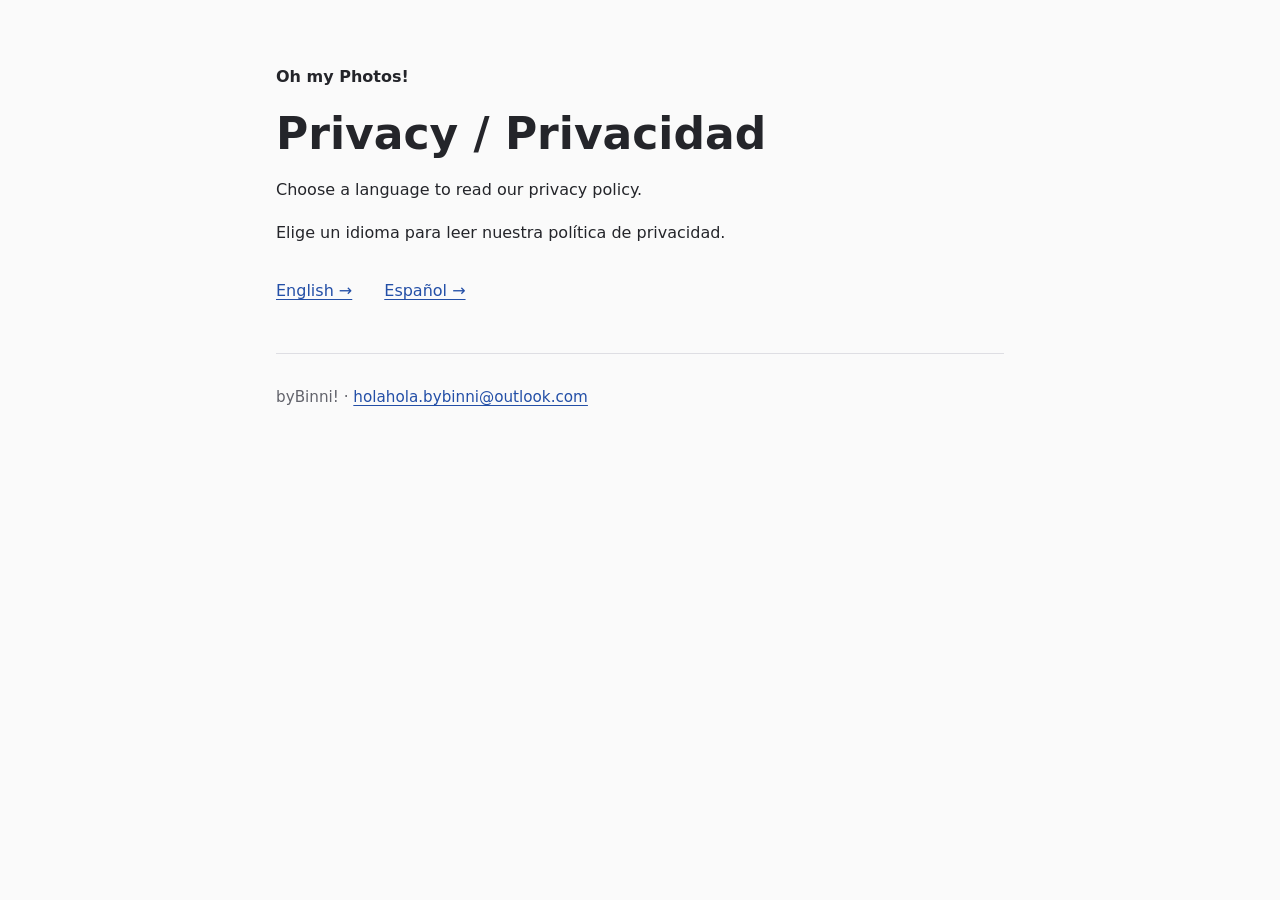
<file: index.html>
<!doctype html>
<html lang="en">
<head>
  <meta charset="utf-8">
  <meta name="viewport" content="width=device-width, initial-scale=1">
  <meta name="description" content="Privacy policy for Oh my Photos! Read in English or Spanish.">
  <title>Privacy / Privacidad · Oh my Photos!</title>
  <link rel="stylesheet" href="styles.css">
  <link rel="alternate" hreflang="en" href="en/">
  <link rel="alternate" hreflang="es" href="es/">
</head>
<body>
  <main>
    <header>
      <p class="app-name">Oh my Photos!</p>
      <h1>Privacy / <span lang="es">Privacidad</span></h1>
      <p>Choose a language to read our privacy policy.</p>
      <p lang="es">Elige un idioma para leer nuestra política de privacidad.</p>
    </header>
    <nav class="languages" aria-label="Language / Idioma">
      <a href="en/" lang="en" hreflang="en">English →</a>
      <a href="es/" lang="es" hreflang="es">Español →</a>
    </nav>
    <footer>
      <p>byBinni! · <a href="mailto:holahola.bybinni@outlook.com">holahola.bybinni@outlook.com</a></p>
    </footer>
  </main>
</body>
</html>
</file>
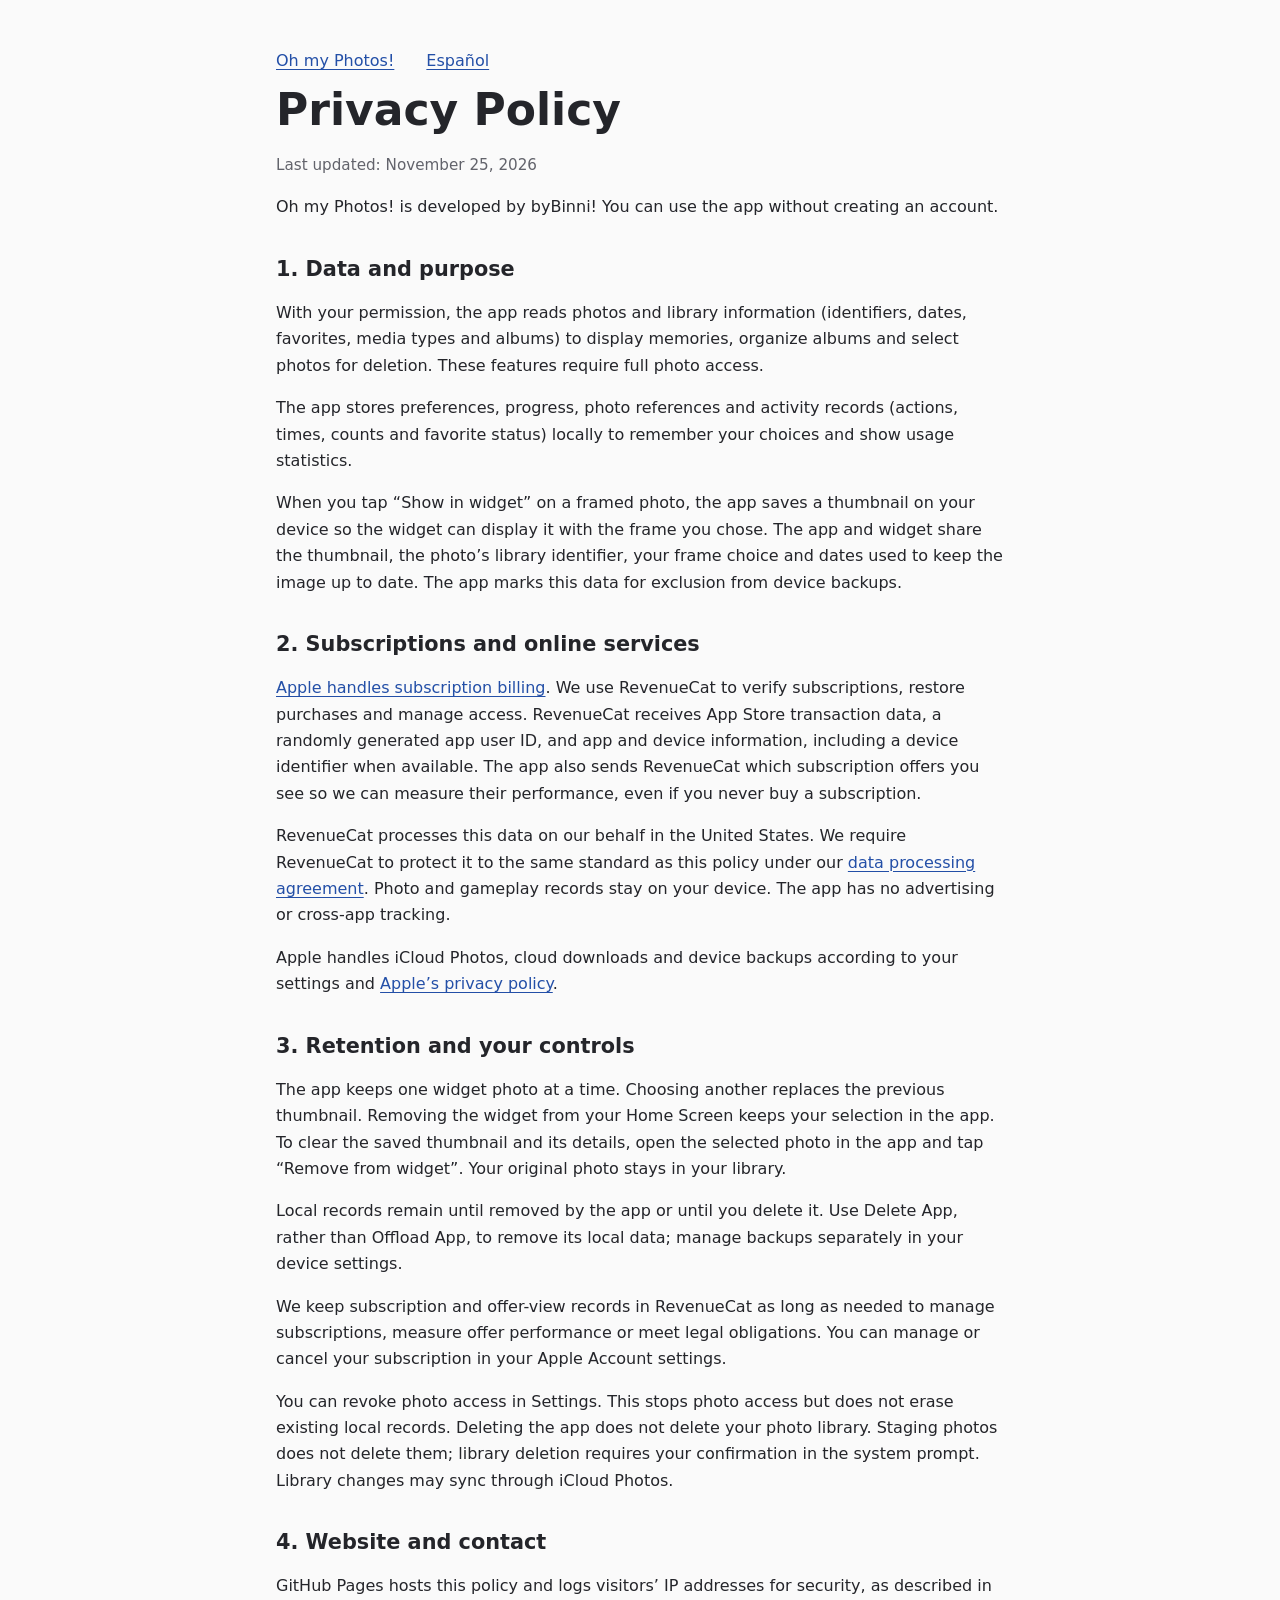
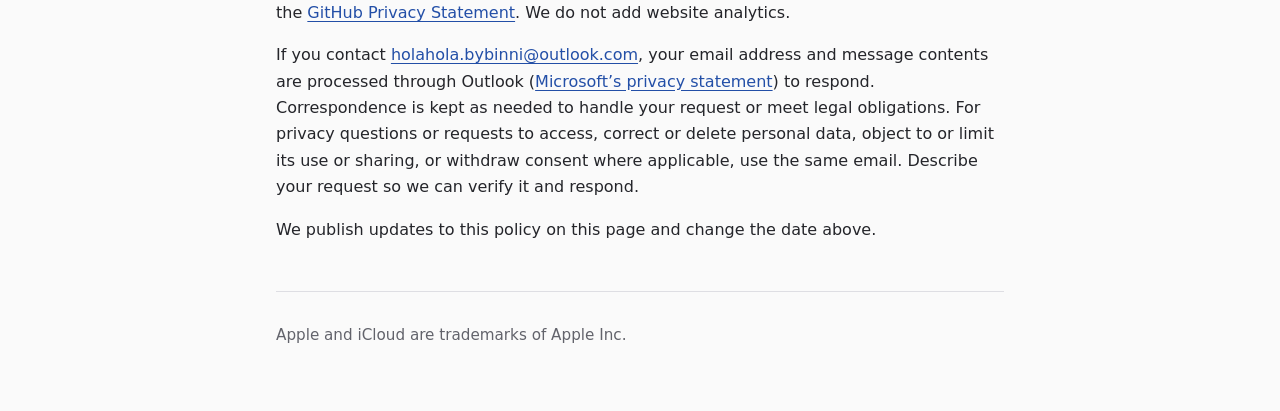
<file: en/index.html>
<!doctype html>
<html lang="en">
<head>
  <meta charset="utf-8">
  <meta name="viewport" content="width=device-width, initial-scale=1">
  <meta name="description" content="Privacy policy for Oh my Photos!: photo access, local data, subscriptions, retention and deletion.">
  <title>Privacy Policy · Oh my Photos!</title>
  <link rel="stylesheet" href="../styles.css">
  <link rel="alternate" hreflang="es" href="../es/">
</head>
<body>
  <main>
    <header>
      <nav class="languages" aria-label="Language">
        <a href="../">Oh my Photos!</a>
        <a href="../es/" lang="es" hreflang="es">Español</a>
      </nav>
      <h1>Privacy Policy</h1>
      <p class="meta">Last updated: <time datetime="2026-11-25">November 25, 2026</time></p>
      <p>Oh my Photos! is developed by byBinni! You can use the app without creating an account.</p>
    </header>

    <section>
      <h2>1. Data and purpose</h2>
      <p>With your permission, the app reads photos and library information (identifiers, dates, favorites, media types and albums) to display memories, organize albums and select photos for deletion. These features require full photo access.</p>
      <p>The app stores preferences, progress, photo references and activity records (actions, times, counts and favorite status) locally to remember your choices and show usage statistics.</p>
      <p>When you tap “Show in widget” on a framed photo, the app saves a thumbnail on your device so the widget can display it with the frame you chose. The app and widget share the thumbnail, the photo’s library identifier, your frame choice and dates used to keep the image up to date. The app marks this data for exclusion from device backups.</p>
    </section>

    <section>
      <h2>2. Subscriptions and online services</h2>
      <p><a href="https://www.apple.com/legal/privacy/data/en/app-store/">Apple handles subscription billing</a>. We use RevenueCat to verify subscriptions, restore purchases and manage access. RevenueCat receives App Store transaction data, a randomly generated app user ID, and app and device information, including a device identifier when available. The app also sends RevenueCat which subscription offers you see so we can measure their performance, even if you never buy a subscription.</p>
      <p>RevenueCat processes this data on our behalf in the United States. We require RevenueCat to protect it to the same standard as this policy under our <a href="https://www.revenuecat.com/dpa">data processing agreement</a>. Photo and gameplay records stay on your device. The app has no advertising or cross-app tracking.</p>
      <p>Apple handles iCloud Photos, cloud downloads and device backups according to your settings and <a href="https://www.apple.com/legal/privacy/">Apple’s privacy policy</a>.</p>
    </section>

    <section>
      <h2>3. Retention and your controls</h2>
      <p>The app keeps one widget photo at a time. Choosing another replaces the previous thumbnail. Removing the widget from your Home Screen keeps your selection in the app. To clear the saved thumbnail and its details, open the selected photo in the app and tap “Remove from widget”. Your original photo stays in your library.</p>
      <p>Local records remain until removed by the app or until you delete it. Use Delete App, rather than Offload App, to remove its local data; manage backups separately in your device settings.</p>
      <p>We keep subscription and offer-view records in RevenueCat as long as needed to manage subscriptions, measure offer performance or meet legal obligations. You can manage or cancel your subscription in your Apple Account settings.</p>
      <p>You can revoke photo access in Settings. This stops photo access but does not erase existing local records. Deleting the app does not delete your photo library. Staging photos does not delete them; library deletion requires your confirmation in the system prompt. Library changes may sync through iCloud Photos.</p>
    </section>

    <section>
      <h2>4. Website and contact</h2>
      <p>GitHub Pages hosts this policy and logs visitors’ IP addresses for security, as described in the <a href="https://docs.github.com/en/site-policy/privacy-policies/github-general-privacy-statement">GitHub Privacy Statement</a>. We do not add website analytics.</p>
      <p>If you contact <a href="mailto:holahola.bybinni@outlook.com">holahola.bybinni@outlook.com</a>, your email address and message contents are processed through Outlook (<a href="https://www.microsoft.com/en-us/privacy/privacystatement">Microsoft’s privacy statement</a>) to respond. Correspondence is kept as needed to handle your request or meet legal obligations. For privacy questions or requests to access, correct or delete personal data, object to or limit its use or sharing, or withdraw consent where applicable, use the same email. Describe your request so we can verify it and respond.</p>
      <p>We publish updates to this policy on this page and change the date above.</p>
    </section>

    <footer>
      <p>Apple and iCloud are trademarks of Apple Inc.</p>
    </footer>
  </main>
</body>
</html>
</file>
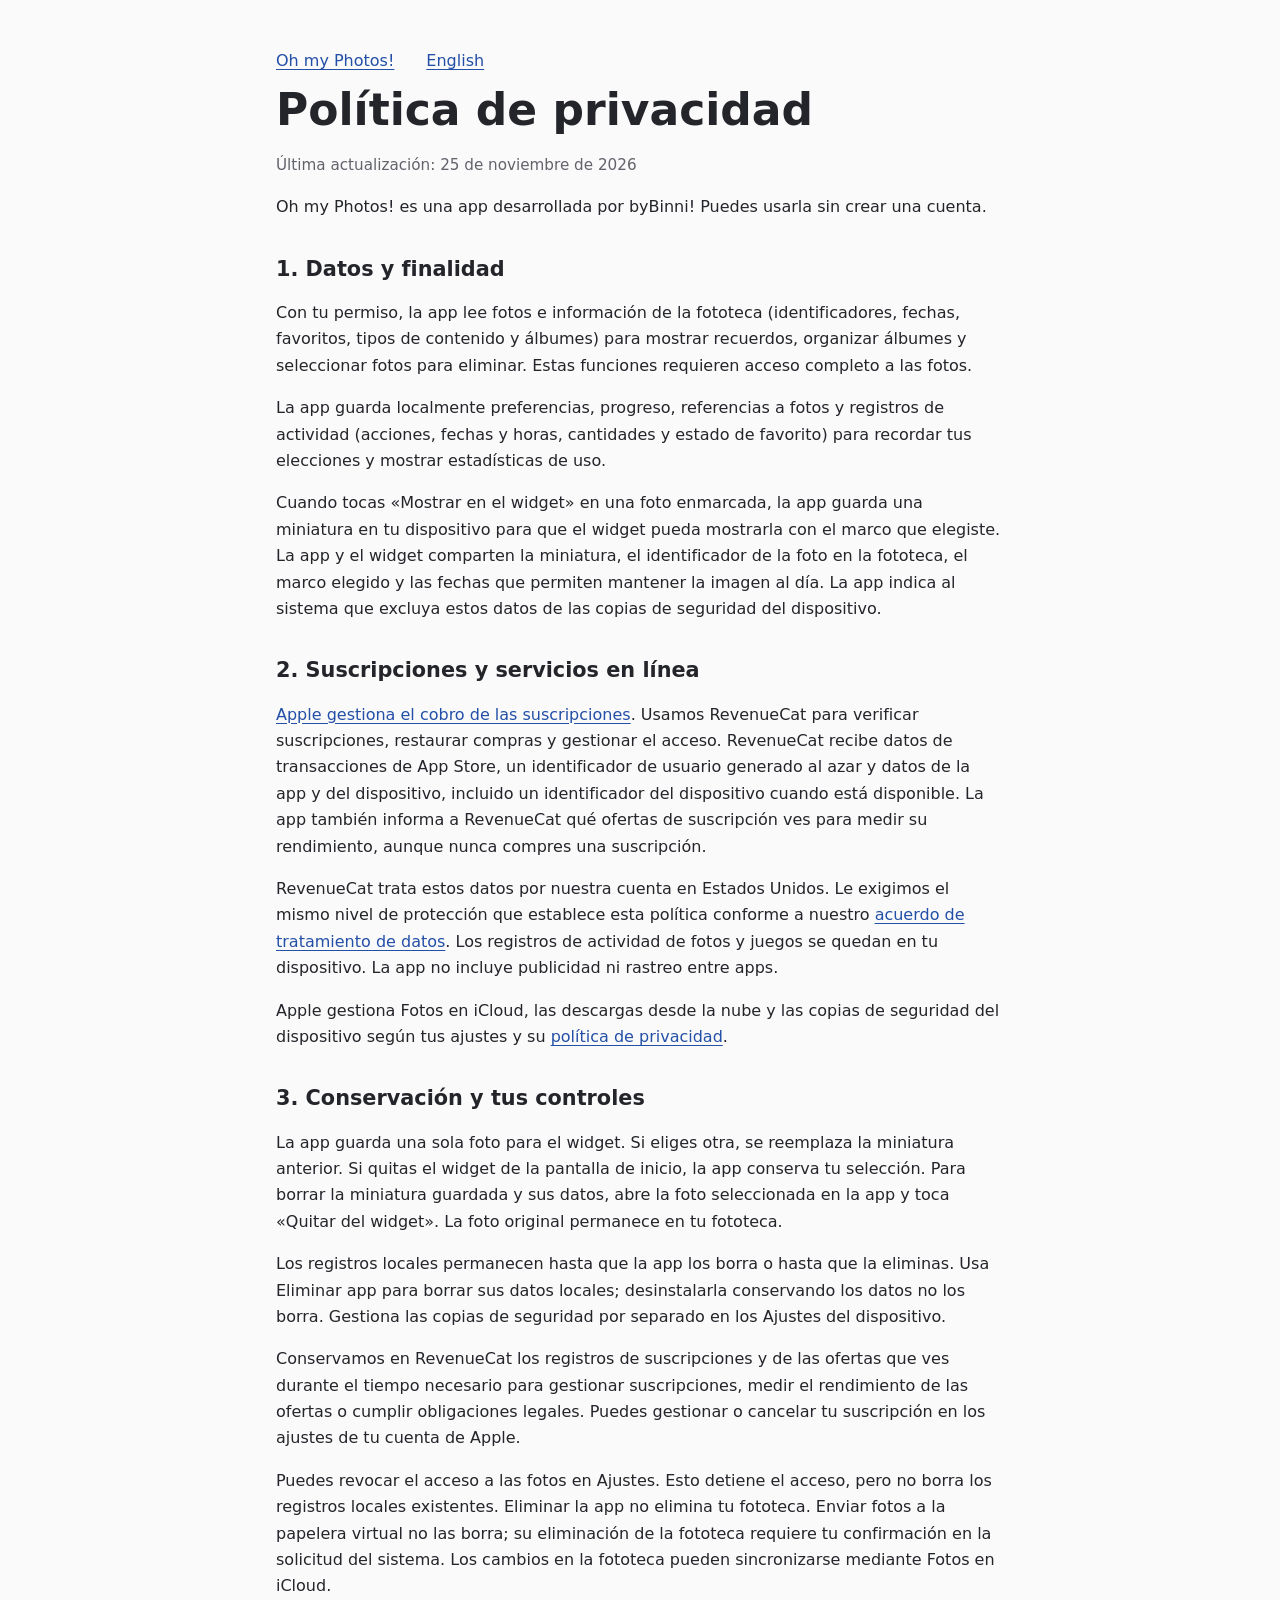
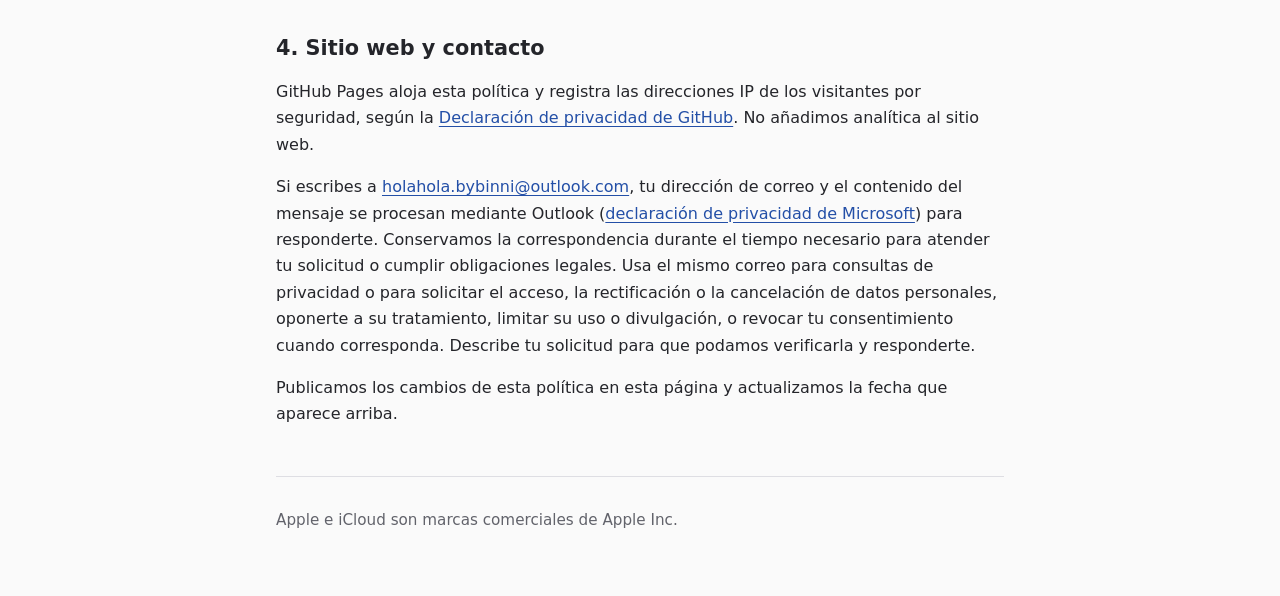
<file: es/index.html>
<!doctype html>
<html lang="es">
<head>
  <meta charset="utf-8">
  <meta name="viewport" content="width=device-width, initial-scale=1">
  <meta name="description" content="Política de privacidad de Oh my Photos!: acceso a fotos, datos locales, suscripciones, conservación y eliminación.">
  <title>Política de privacidad · Oh my Photos!</title>
  <link rel="stylesheet" href="../styles.css">
  <link rel="alternate" hreflang="en" href="../en/">
</head>
<body>
  <main>
    <header>
      <nav class="languages" aria-label="Idioma">
        <a href="../">Oh my Photos!</a>
        <a href="../en/" lang="en" hreflang="en">English</a>
      </nav>
      <h1>Política de privacidad</h1>
      <p class="meta">Última actualización: <time datetime="2026-11-25">25 de noviembre de 2026</time></p>
      <p>Oh my Photos! es una app desarrollada por byBinni! Puedes usarla sin crear una cuenta.</p>
    </header>

    <section>
      <h2>1. Datos y finalidad</h2>
      <p>Con tu permiso, la app lee fotos e información de la fototeca (identificadores, fechas, favoritos, tipos de contenido y álbumes) para mostrar recuerdos, organizar álbumes y seleccionar fotos para eliminar. Estas funciones requieren acceso completo a las fotos.</p>
      <p>La app guarda localmente preferencias, progreso, referencias a fotos y registros de actividad (acciones, fechas y horas, cantidades y estado de favorito) para recordar tus elecciones y mostrar estadísticas de uso.</p>
      <p>Cuando tocas «Mostrar en el widget» en una foto enmarcada, la app guarda una miniatura en tu dispositivo para que el widget pueda mostrarla con el marco que elegiste. La app y el widget comparten la miniatura, el identificador de la foto en la fototeca, el marco elegido y las fechas que permiten mantener la imagen al día. La app indica al sistema que excluya estos datos de las copias de seguridad del dispositivo.</p>
    </section>

    <section>
      <h2>2. Suscripciones y servicios en línea</h2>
      <p><a href="https://www.apple.com/legal/privacy/data/es/app-store/">Apple gestiona el cobro de las suscripciones</a>. Usamos RevenueCat para verificar suscripciones, restaurar compras y gestionar el acceso. RevenueCat recibe datos de transacciones de App Store, un identificador de usuario generado al azar y datos de la app y del dispositivo, incluido un identificador del dispositivo cuando está disponible. La app también informa a RevenueCat qué ofertas de suscripción ves para medir su rendimiento, aunque nunca compres una suscripción.</p>
      <p>RevenueCat trata estos datos por nuestra cuenta en Estados Unidos. Le exigimos el mismo nivel de protección que establece esta política conforme a nuestro <a href="https://www.revenuecat.com/dpa">acuerdo de tratamiento de datos</a>. Los registros de actividad de fotos y juegos se quedan en tu dispositivo. La app no incluye publicidad ni rastreo entre apps.</p>
      <p>Apple gestiona Fotos en iCloud, las descargas desde la nube y las copias de seguridad del dispositivo según tus ajustes y su <a href="https://www.apple.com/legal/privacy/">política de privacidad</a>.</p>
    </section>

    <section>
      <h2>3. Conservación y tus controles</h2>
      <p>La app guarda una sola foto para el widget. Si eliges otra, se reemplaza la miniatura anterior. Si quitas el widget de la pantalla de inicio, la app conserva tu selección. Para borrar la miniatura guardada y sus datos, abre la foto seleccionada en la app y toca «Quitar del widget». La foto original permanece en tu fototeca.</p>
      <p>Los registros locales permanecen hasta que la app los borra o hasta que la eliminas. Usa Eliminar app para borrar sus datos locales; desinstalarla conservando los datos no los borra. Gestiona las copias de seguridad por separado en los Ajustes del dispositivo.</p>
      <p>Conservamos en RevenueCat los registros de suscripciones y de las ofertas que ves durante el tiempo necesario para gestionar suscripciones, medir el rendimiento de las ofertas o cumplir obligaciones legales. Puedes gestionar o cancelar tu suscripción en los ajustes de tu cuenta de Apple.</p>
      <p>Puedes revocar el acceso a las fotos en Ajustes. Esto detiene el acceso, pero no borra los registros locales existentes. Eliminar la app no elimina tu fototeca. Enviar fotos a la papelera virtual no las borra; su eliminación de la fototeca requiere tu confirmación en la solicitud del sistema. Los cambios en la fototeca pueden sincronizarse mediante Fotos en iCloud.</p>
    </section>

    <section>
      <h2>4. Sitio web y contacto</h2>
      <p>GitHub Pages aloja esta política y registra las direcciones IP de los visitantes por seguridad, según la <a href="https://docs.github.com/en/site-policy/privacy-policies/github-general-privacy-statement">Declaración de privacidad de GitHub</a>. No añadimos analítica al sitio web.</p>
      <p>Si escribes a <a href="mailto:holahola.bybinni@outlook.com">holahola.bybinni@outlook.com</a>, tu dirección de correo y el contenido del mensaje se procesan mediante Outlook (<a href="https://www.microsoft.com/es-mx/privacy/privacystatement">declaración de privacidad de Microsoft</a>) para responderte. Conservamos la correspondencia durante el tiempo necesario para atender tu solicitud o cumplir obligaciones legales. Usa el mismo correo para consultas de privacidad o para solicitar el acceso, la rectificación o la cancelación de datos personales, oponerte a su tratamiento, limitar su uso o divulgación, o revocar tu consentimiento cuando corresponda. Describe tu solicitud para que podamos verificarla y responderte.</p>
      <p>Publicamos los cambios de esta política en esta página y actualizamos la fecha que aparece arriba.</p>
    </section>

    <footer>
      <p>Apple e iCloud son marcas comerciales de Apple Inc.</p>
    </footer>
  </main>
</body>
</html>
</file>
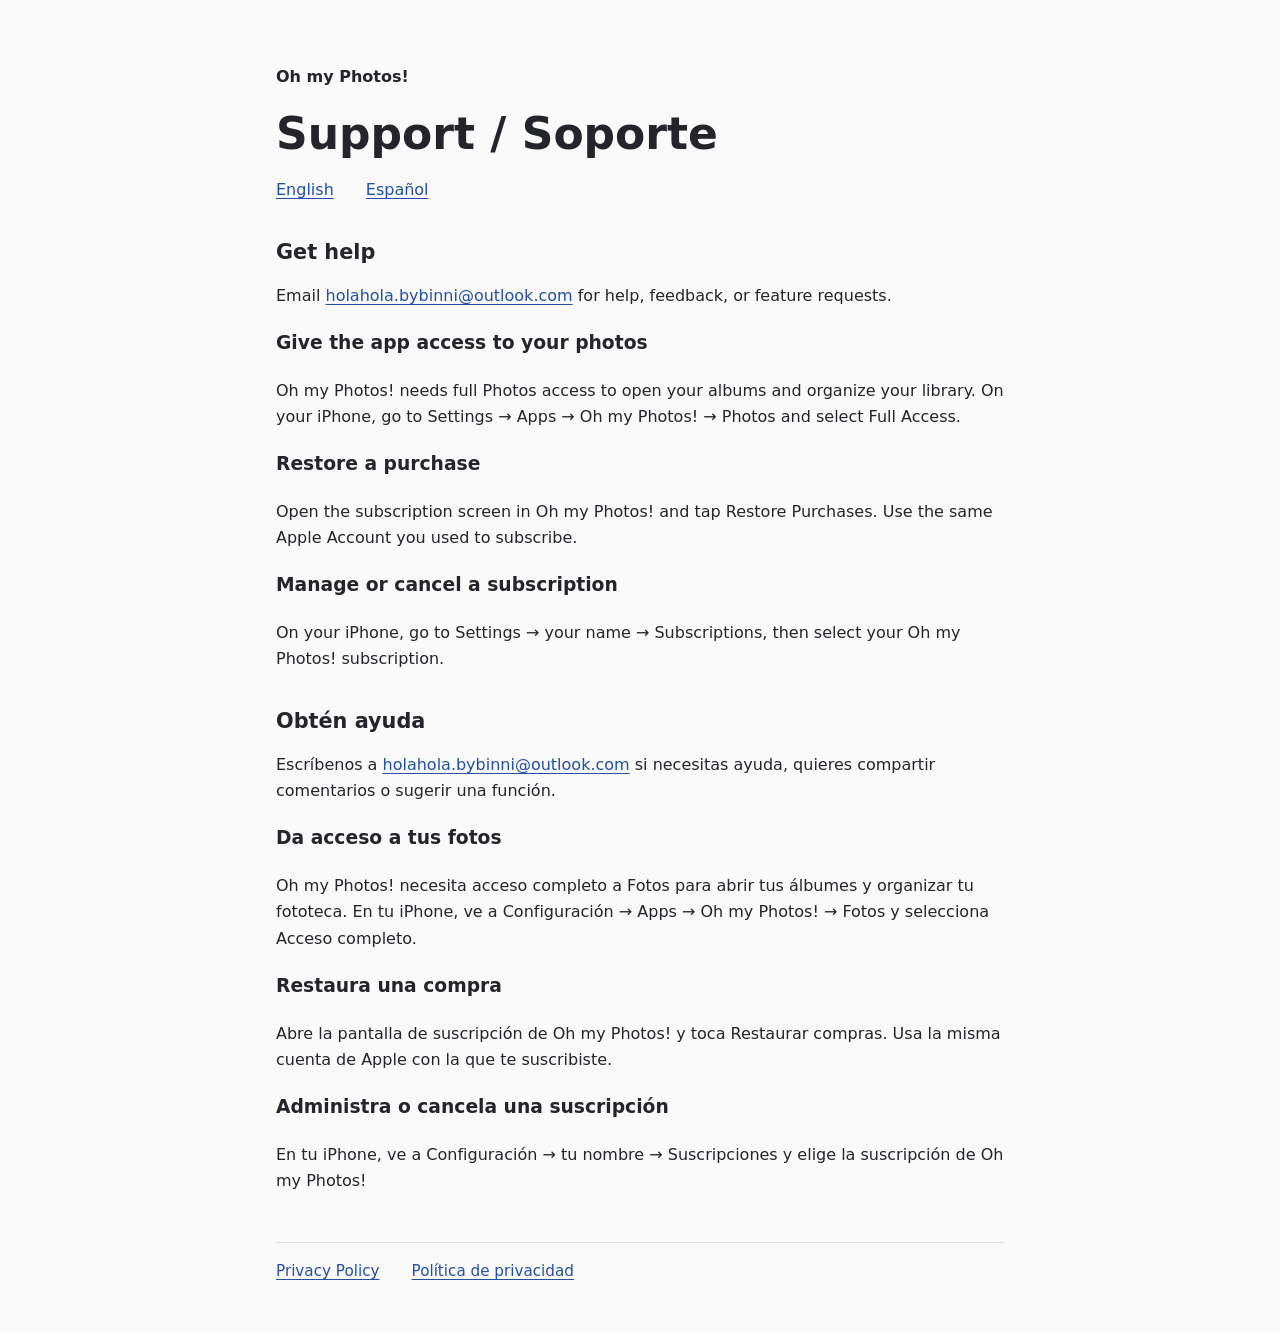
<file: support/index.html>
<!doctype html>
<html lang="en">
<head>
  <meta charset="utf-8">
  <meta name="viewport" content="width=device-width, initial-scale=1">
  <meta name="description" content="Get help with Oh my Photos!, photo access, and subscriptions in English or Spanish.">
  <title>Support / Soporte · Oh my Photos!</title>
  <link rel="stylesheet" href="../styles.css">
</head>
<body>
  <main>
    <header>
      <p class="app-name">Oh my Photos!</p>
      <h1>Support / <span lang="es">Soporte</span></h1>
      <nav class="languages" aria-label="Language / Idioma">
        <a href="#english" lang="en">English</a>
        <a href="#espanol" lang="es">Español</a>
      </nav>
    </header>

    <section id="english" lang="en" aria-labelledby="english-heading">
      <h2 id="english-heading">Get help</h2>
      <p>Email <a href="mailto:holahola.bybinni@outlook.com">holahola.bybinni@outlook.com</a> for help, feedback, or feature requests.</p>

      <h3>Give the app access to your photos</h3>
      <p>Oh my Photos! needs full Photos access to open your albums and organize your library. On your iPhone, go to Settings → Apps → Oh my Photos! → Photos and select Full Access.</p>

      <h3>Restore a purchase</h3>
      <p>Open the subscription screen in Oh my Photos! and tap Restore Purchases. Use the same Apple Account you used to subscribe.</p>

      <h3>Manage or cancel a subscription</h3>
      <p>On your iPhone, go to Settings → your name → Subscriptions, then select your Oh my Photos! subscription.</p>
    </section>

    <section id="espanol" lang="es" aria-labelledby="espanol-heading">
      <h2 id="espanol-heading">Obtén ayuda</h2>
      <p>Escríbenos a <a href="mailto:holahola.bybinni@outlook.com">holahola.bybinni@outlook.com</a> si necesitas ayuda, quieres compartir comentarios o sugerir una función.</p>

      <h3>Da acceso a tus fotos</h3>
      <p>Oh my Photos! necesita acceso completo a Fotos para abrir tus álbumes y organizar tu fototeca. En tu iPhone, ve a Configuración → Apps → Oh my Photos! → Fotos y selecciona Acceso completo.</p>

      <h3>Restaura una compra</h3>
      <p>Abre la pantalla de suscripción de Oh my Photos! y toca Restaurar compras. Usa la misma cuenta de Apple con la que te suscribiste.</p>

      <h3>Administra o cancela una suscripción</h3>
      <p>En tu iPhone, ve a Configuración → tu nombre → Suscripciones y elige la suscripción de Oh my Photos!</p>
    </section>

    <footer>
      <nav class="languages" aria-label="Privacy policy / Política de privacidad">
        <a href="../en/" lang="en">Privacy Policy</a>
        <a href="../es/" lang="es">Política de privacidad</a>
      </nav>
    </footer>
  </main>
</body>
</html>
</file>
<file: styles.css>
:root {
  color-scheme: light dark;
  font-family: system-ui, -apple-system, BlinkMacSystemFont, "Segoe UI", sans-serif;
  line-height: 1.65;
  color: #24252a;
  background: #fafafa;
  --muted: #62636b;
  --link: #234fa7;
  --border: #dedee3;
}

* {
  box-sizing: border-box;
}

body {
  margin: 0;
}

main {
  max-width: 48rem;
  margin: 0 auto;
  padding: 3rem 1.25rem;
}

header {
  margin-bottom: 2rem;
}

h1, h2 {
  line-height: 1.25;
  text-wrap: balance;
}

h1 {
  font-size: clamp(2rem, 6vw, 2.75rem);
  margin: 0.5rem 0 1rem;
}

h2 {
  font-size: 1.3rem;
  margin-top: 2.25rem;
}

a {
  color: var(--link);
  text-underline-offset: 0.2em;
  overflow-wrap: anywhere;
}

a:focus-visible {
  outline: 2px solid currentColor;
  outline-offset: 4px;
}

.app-name {
  font-weight: 700;
}

.meta, footer {
  color: var(--muted);
  font-size: 0.95rem;
}

.languages {
  display: flex;
  flex-wrap: wrap;
  gap: 1rem 2rem;
}

li + li {
  margin-top: 0.5rem;
}

footer {
  margin-top: 3rem;
  padding-top: 1rem;
  border-top: 1px solid var(--border);
}

@media (prefers-color-scheme: dark) {
  :root {
    color: #eeeef2;
    background: #17181c;
    --muted: #b3b4bf;
    --link: #a8c5ff;
    --border: #383a44;
  }
}
</file>
